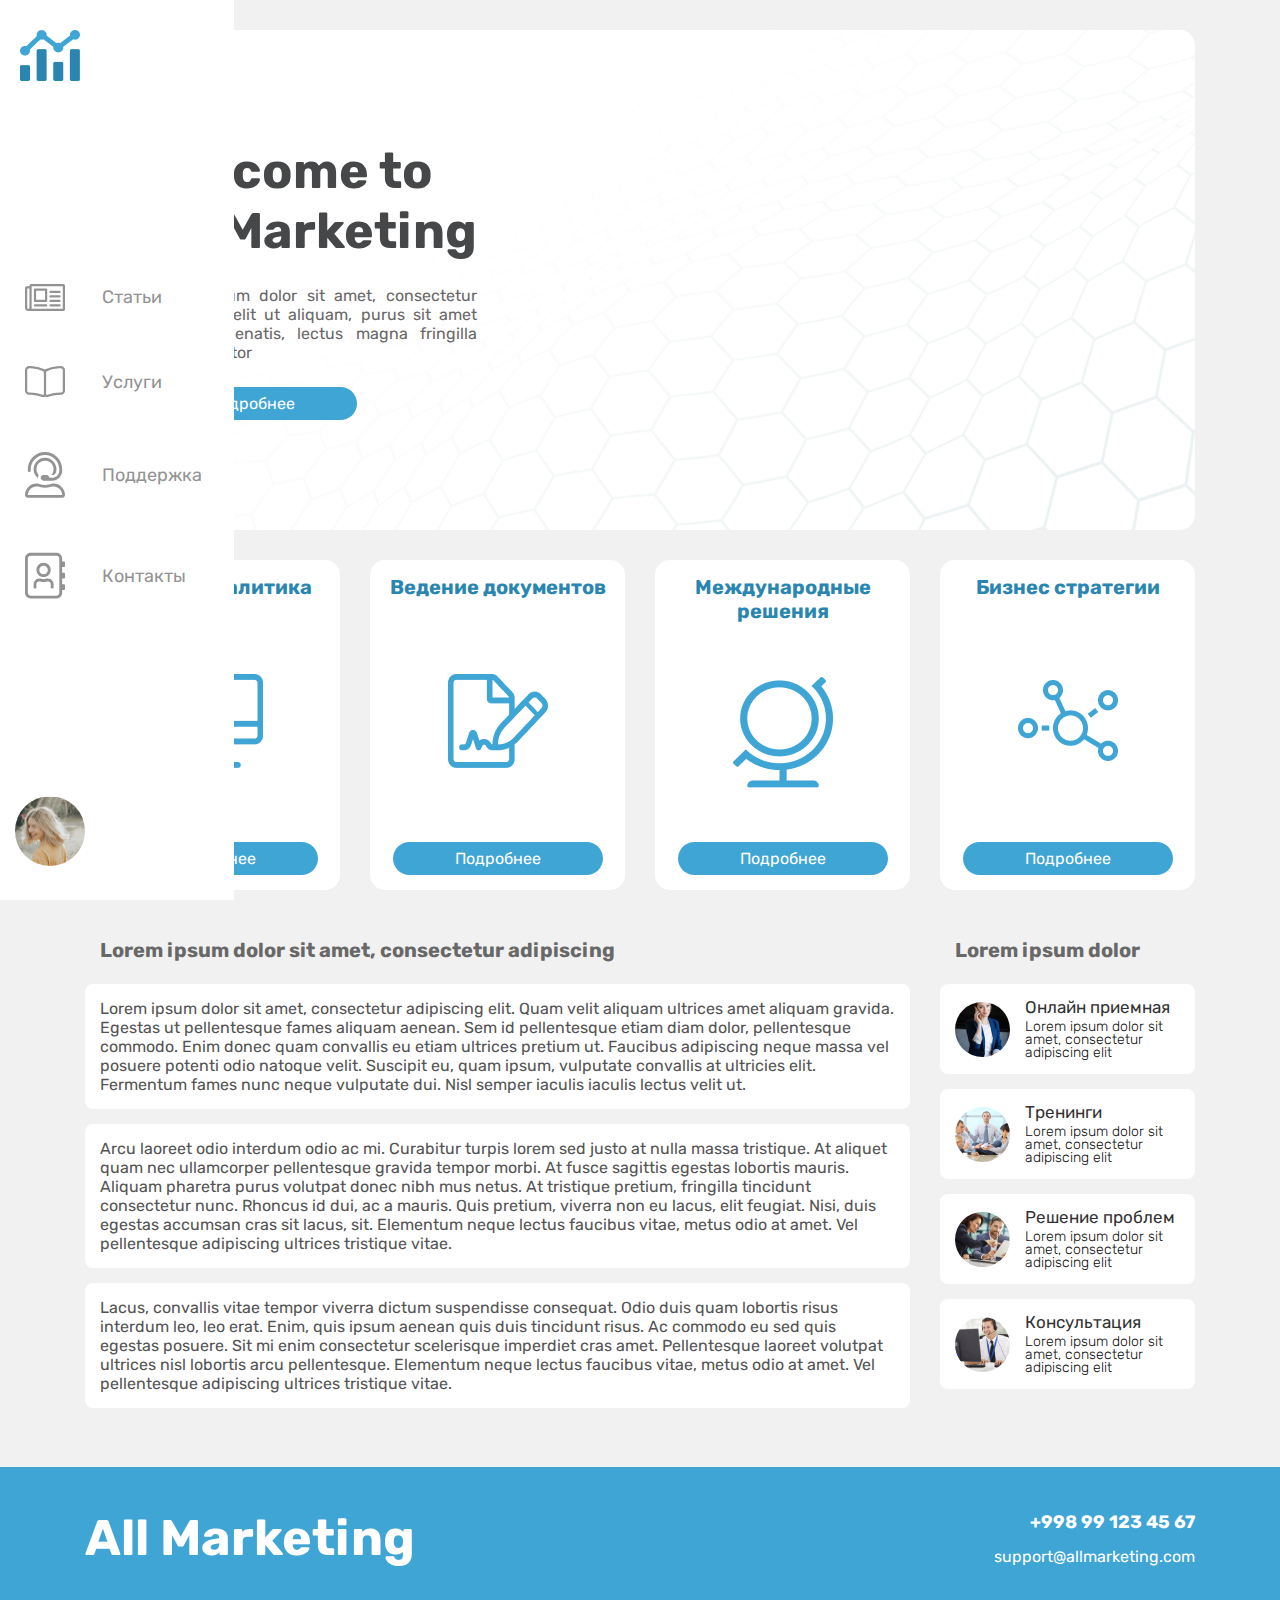
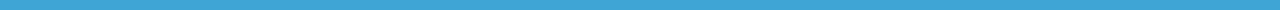
<file: All Marketings/index.html>
<!DOCTYPE html>
<html lang="en">
<head>
  <meta charset="UTF-8">
  <meta http-equiv="X-UA-Compatible" content="IE=edge">
  <meta name="viewport" content="width=device-width, initial-scale=1.0">
  <title>Document</title>
  <link rel="stylesheet" href="css/main.css">
</head>
<body>
  
  <div class="navbar">
    <a href="#!" class="navbar__logo">
      <img src="images/logo.png" alt="">
    </a>
    
    <ul class="navbar__list">
      <li><a href="#!">
        <svg width="40" height="27" viewBox="0 0 40 27" xmlns="http://www.w3.org/2000/svg">
          <path d="M38.3333 0H6.11111C5.19208 0 4.44444 0.757055 4.44444 1.6875V2.25H1.66667C0.746181 2.25 0 3.00551 0 3.9375V23.625C0 25.489 1.49236 27 3.33333 27H38.3333C39.2523 27 40 26.2429 40 25.3125V1.6875C40 0.757055 39.2523 0 38.3333 0ZM2.22222 23.625V4.5H4.44444V23.625C4.44444 24.2453 3.94597 24.75 3.33333 24.75C2.72069 24.75 2.22222 24.2453 2.22222 23.625ZM37.7778 24.75H6.47625C6.60248 24.3887 6.66688 24.0082 6.66667 23.625V2.25H37.7778V24.75ZM9.72222 18H21.3889C21.8491 18 22.2222 17.6222 22.2222 17.1562V5.34375C22.2222 4.87779 21.8491 4.5 21.3889 4.5H9.72222C9.26201 4.5 8.88889 4.87779 8.88889 5.34375V17.1562C8.88889 17.6222 9.26201 18 9.72222 18ZM11.1111 6.75H20V15.75H11.1111V6.75ZM8.88889 21.6562V21.0938C8.88889 20.6278 9.26201 20.25 9.72222 20.25H21.3889C21.8491 20.25 22.2222 20.6278 22.2222 21.0938V21.6562C22.2222 22.1222 21.8491 22.5 21.3889 22.5H9.72222C9.26201 22.5 8.88889 22.1222 8.88889 21.6562ZM24.4444 21.6562V21.0938C24.4444 20.6278 24.8176 20.25 25.2778 20.25H34.7222C35.1824 20.25 35.5556 20.6278 35.5556 21.0938V21.6562C35.5556 22.1222 35.1824 22.5 34.7222 22.5H25.2778C24.8176 22.5 24.4444 22.1222 24.4444 21.6562ZM24.4444 17.1562V16.5938C24.4444 16.1278 24.8176 15.75 25.2778 15.75H34.7222C35.1824 15.75 35.5556 16.1278 35.5556 16.5938V17.1562C35.5556 17.6222 35.1824 18 34.7222 18H25.2778C24.8176 18 24.4444 17.6222 24.4444 17.1562ZM24.4444 8.15625V7.59375C24.4444 7.12779 24.8176 6.75 25.2778 6.75H34.7222C35.1824 6.75 35.5556 7.12779 35.5556 7.59375V8.15625C35.5556 8.62221 35.1824 9 34.7222 9H25.2778C24.8176 9 24.4444 8.62221 24.4444 8.15625ZM24.4444 12.6562V12.0938C24.4444 11.6278 24.8176 11.25 25.2778 11.25H34.7222C35.1824 11.25 35.5556 11.6278 35.5556 12.0938V12.6562C35.5556 13.1222 35.1824 13.5 34.7222 13.5H25.2778C24.8176 13.5 24.4444 13.1222 24.4444 12.6562Z"/>
        </svg>
        <span>Статьи</span>
      </a></li>
      <li><a href="#!">
        <svg width="40" height="32" viewBox="0 0 40 32" xmlns="http://www.w3.org/2000/svg">
          <path d="M35.7576 0H35.7465C34.0743 0.00833333 25.6944 0.613194 20.4993 3.33958C20.2181 3.4868 19.7819 3.4868 19.5007 3.33958C14.3049 0.613194 5.925 0.00833333 4.25347 0H4.24236C1.90278 0 0 1.83819 0 4.09791V24.7021C0 26.8833 1.76458 28.6798 4.01736 28.7923C6.43195 28.9146 12.4917 29.3659 16.6486 30.9014C17.0146 31.0368 17.3875 31.1111 17.7771 31.1111H22.2215C22.6118 31.1111 22.9847 31.0361 23.3507 30.9014C27.5083 29.3659 33.5674 28.9146 35.984 28.7923C38.2347 28.6798 39.9993 26.884 39.9993 24.7028V4.09791C40 1.83819 38.0972 0 35.7576 0ZM18.8889 27.8472C18.8889 28.4451 18.3931 28.8979 17.8292 28.8979C17.7063 28.8979 17.5799 28.8764 17.4549 28.8298C13.1181 27.218 7.10833 26.7236 4.12778 26.5722C3.05903 26.5187 2.22222 25.6972 2.22222 24.7021V4.09791C2.22222 3.06389 3.12917 2.22291 4.24236 2.22291C5.58125 2.22986 12.7465 2.73541 17.584 4.88194C18.366 5.22916 18.8785 5.97569 18.8799 6.81527L18.8889 13.7819V27.8472ZM37.7778 24.7021C37.7778 25.6972 36.941 26.5187 35.8715 26.5722C32.891 26.7236 26.8813 27.218 22.5444 28.8298C22.4194 28.8764 22.2931 28.8979 22.1701 28.8979C21.6069 28.8979 21.1104 28.4451 21.1104 27.8472V13.7819L21.1194 6.81527C21.1201 5.97569 21.6333 5.22916 22.4153 4.88194C27.2528 2.73541 34.4181 2.22986 35.757 2.22291C36.8701 2.22291 37.7771 3.06389 37.7771 4.09791V24.7021H37.7778Z"/>
        </svg>
        <span>Услуги</span>
      </a></li>
      <li><a href="#!">
        <svg width="40" height="46" viewBox="0 0 40 46" xmlns="http://www.w3.org/2000/svg">
          <path d="M28.5714 31.5384H28.1518C27.0661 31.5384 26.0089 31.7974 24.9821 32.1456C21.75 33.242 18.2465 33.242 15.0143 32.1456C13.9893 31.7974 12.9348 31.5402 11.8518 31.5402H11.4286C8.39784 31.5402 5.4912 32.7441 3.34798 34.8869C1.20476 37.0298 0.000473553 39.9363 0 42.967C0 43.7248 0.30102 44.4515 0.836838 44.9873C1.37266 45.5231 2.09938 45.8242 2.85714 45.8242H37.1429C37.9006 45.8242 38.6273 45.5231 39.1632 44.9873C39.699 44.4515 40 43.7248 40 42.967C40 39.936 38.7959 37.0291 36.6526 34.8858C34.5094 32.7425 31.6025 31.5384 28.5714 31.5384ZM2.85714 42.967C2.85951 40.6945 3.76332 38.5157 5.37027 36.9087C6.97721 35.3018 9.15601 34.3979 11.4286 34.3956H11.8518C12.4696 34.3956 13.1839 34.5402 14.0982 34.85C17.9245 36.1477 22.0719 36.1477 25.8982 34.85C26.8188 34.5384 27.5348 34.3938 28.1518 34.3938H28.5714C30.844 34.3962 33.0228 35.3 34.6297 36.9069C36.2367 38.5139 37.1405 40.6927 37.1429 42.9652L2.85714 42.967ZM4.28571 20.1099C4.6646 20.1099 5.02796 19.9594 5.29587 19.6914C5.56378 19.4235 5.71429 19.0602 5.71429 18.6813V17.2527C5.71429 9.37594 12.1232 2.96701 20 2.96701C27.8768 2.96701 34.2857 9.37594 34.2857 17.2527V18.6813C34.2836 20.575 33.5304 22.3906 32.1913 23.7297C30.8522 25.0688 29.0366 25.822 27.1429 25.8242H24.2857C24.2857 25.0664 23.9847 24.3397 23.4489 23.8038C22.9131 23.268 22.1863 22.967 21.4286 22.967H18.5714C17.8137 22.967 17.0869 23.268 16.5511 23.8038C16.0153 24.3397 15.7143 25.0664 15.7143 25.8242C15.7143 26.5819 16.0153 27.3086 16.5511 27.8445C17.0869 28.3803 17.8137 28.6813 18.5714 28.6813H27.1429C29.794 28.678 32.3356 27.6234 34.2103 25.7487C36.0849 23.8741 37.1395 21.3324 37.1429 18.6813V17.2527C37.1429 7.79915 29.4536 0.109863 20 0.109863C10.5464 0.109863 2.85714 7.79915 2.85714 17.2527V18.6813C2.85714 19.0602 3.00765 19.4235 3.27556 19.6914C3.54347 19.9594 3.90683 20.1099 4.28571 20.1099ZM20 8.68129C21.6553 8.67391 23.2771 9.14817 24.6676 10.0463C26.0582 10.9444 27.1575 12.2276 27.8316 13.7395C28.5057 15.2514 28.7254 16.9267 28.4641 18.5613C28.2028 20.1959 27.4717 21.7192 26.3598 22.9456C26.3598 22.9536 26.3714 22.959 26.3759 22.967H27.1429C27.8678 22.9654 28.5803 22.7796 29.2137 22.4269C29.847 22.0742 30.3803 21.5663 30.7634 20.9509C31.1607 19.7849 31.4286 18.5545 31.4286 17.2527C31.4286 14.2217 30.2245 11.3148 28.0812 9.1715C25.9379 7.02823 23.031 5.82415 20 5.82415C16.969 5.82415 14.0621 7.02823 11.9188 9.1715C9.77551 11.3148 8.57143 14.2217 8.57143 17.2527C8.57143 20.8617 10.2768 24.0384 12.8884 26.134C12.883 26.0295 12.8571 25.9304 12.8571 25.8242C12.8636 24.8177 13.1388 23.8313 13.6545 22.967C12.5369 21.7421 11.8004 20.2182 11.5349 18.5815C11.2694 16.9448 11.4865 15.2662 12.1596 13.7508C12.8327 12.2355 13.9326 10.9491 15.325 10.0488C16.7174 9.14846 18.3419 8.67327 20 8.68129Z" />
        </svg>
        <span>Поддержка</span> 
      </a></li>
      <li><a href="#!">
        <svg width="40" height="47" viewBox="0 0 40 47" xmlns="http://www.w3.org/2000/svg">
          <path d="M38.9286 15.1058C39.5179 15.1058 40 14.6236 40 14.0344V10.4629C40 9.87364 39.5179 9.3915 38.9286 9.3915H37.1429V6.53436C37.1429 3.38257 34.5804 0.820068 31.4286 0.820068H5.71429C2.5625 0.820068 0 3.38257 0 6.53436V40.8201C0 43.9719 2.5625 46.5344 5.71429 46.5344H31.4286C34.5804 46.5344 37.1429 43.9719 37.1429 40.8201V37.9629H38.9286C39.5179 37.9629 40 37.4808 40 36.8915V33.3201C40 32.7308 39.5179 32.2486 38.9286 32.2486H37.1429V26.5344H38.9286C39.5179 26.5344 40 26.0522 40 25.4629V21.8915C40 21.3022 39.5179 20.8201 38.9286 20.8201H37.1429V15.1058H38.9286ZM34.2857 40.8201C34.2857 42.3915 33 43.6772 31.4286 43.6772H5.71429C4.14286 43.6772 2.85714 42.3915 2.85714 40.8201V6.53436C2.85714 4.96293 4.14286 3.67721 5.71429 3.67721H31.4286C33 3.67721 34.2857 4.96293 34.2857 6.53436V40.8201ZM18.5714 25.1058C22.5179 25.1058 25.7143 21.9094 25.7143 17.9629C25.7143 14.0165 22.5179 10.8201 18.5714 10.8201C14.625 10.8201 11.4286 14.0165 11.4286 17.9629C11.4286 21.9094 14.625 25.1058 18.5714 25.1058ZM18.5714 13.6772C20.9375 13.6772 22.8571 15.5969 22.8571 17.9629C22.8571 20.329 20.9375 22.2486 18.5714 22.2486C16.2054 22.2486 14.2857 20.329 14.2857 17.9629C14.2857 15.5969 16.2054 13.6772 18.5714 13.6772ZM22.75 26.5344C21.0089 26.5344 20.5714 27.1594 18.5714 27.1594C16.5714 27.1594 16.1339 26.5344 14.3929 26.5344C12.5 26.5344 10.6607 27.3736 9.58929 28.9808C8.94643 29.9361 8.57143 31.0879 8.57143 32.329V35.8201C8.57143 36.2129 8.89286 36.5344 9.28571 36.5344H10.7143C11.1071 36.5344 11.4286 36.2129 11.4286 35.8201V32.329C11.4286 31.704 11.6161 31.0969 11.9643 30.579C12.4643 29.8379 13.375 29.4004 14.4018 29.4004C15.5089 29.4004 16.2589 30.0254 18.5804 30.0254C20.8929 30.0254 21.6429 29.4004 22.7589 29.4004C23.7857 29.4004 24.6964 29.8469 25.1964 30.579C25.5446 31.0969 25.7321 31.704 25.7321 32.329V35.8201C25.7321 36.2129 26.0536 36.5344 26.4464 36.5344H27.875C28.2679 36.5344 28.5893 36.2129 28.5893 35.8201V32.329C28.5893 31.0879 28.2143 29.9361 27.5714 28.9808C26.4732 27.3736 24.6339 26.5344 22.75 26.5344Z" />
        </svg>
        <span>Контакты</span>
      </a></li>
    </ul>
    
    <a href="#!" class="navbar__user">
      <img src="images/ava.png" alt="">
    </a>
  </div>
  
  <div class="header">
    <div class="header__text">
      <h1>Welcome to All Marketing</h1>
      <p>Lorem ipsum dolor sit amet, consectetur adipiscing elit ut aliquam, purus sit amet luctus venenatis, lectus magna fringilla urna, porttitor</p>
      <a href="#!">Подробнее</a>
    </div>
  </div>
  
  <div class="goods">
    <div class="goods__card">
      <h3>Мощная аналитика</h3>
      <img src="images/Vector-0.png" alt="">
      <a href="#!">Подробнее</a>
    </div>
    <div class="goods__card">
      <h3>Ведение документов</h3>
      <img src="images/Vector-1.png" alt="">
      <a href="#!">Подробнее</a>
    </div>
    <div class="goods__card">
      <h3>Международные решения</h3>
      <img src="images/Vector-2.png" alt="">
      <a href="#!">Подробнее</a>
    </div>
    <div class="goods__card">
      <h3>Бизнес стратегии</h3>
      <img src="images/Vector-3.png" alt="">
      <a href="#!">Подробнее</a>
    </div>
  </div>
  
  <div class="news">
    <div class="news__info">
      <h2>Lorem ipsum dolor sit amet, consectetur adipiscing</h2>
      <p class="news__info--text">Lorem ipsum dolor sit amet, consectetur adipiscing elit. Quam velit aliquam ultrices amet aliquam gravida. Egestas ut pellentesque fames aliquam aenean. Sem id pellentesque etiam diam dolor, pellentesque commodo. Enim donec quam convallis eu etiam ultrices pretium ut. Faucibus adipiscing neque massa vel posuere potenti odio natoque velit. Suscipit eu, quam ipsum, vulputate convallis at ultricies elit. Fermentum fames nunc neque vulputate dui. Nisl semper iaculis iaculis lectus velit ut.</p>
      <p class="news__info--text">Arcu laoreet odio interdum odio ac mi. Curabitur turpis lorem sed justo at nulla massa tristique. At aliquet quam nec ullamcorper pellentesque gravida tempor morbi. At fusce sagittis egestas lobortis mauris. Aliquam pharetra purus volutpat donec nibh mus netus. At tristique pretium, fringilla tincidunt consectetur nunc. Rhoncus id dui, ac a mauris. Quis pretium, viverra non eu lacus, elit feugiat. Nisi, duis egestas accumsan cras sit lacus, sit. Elementum neque lectus faucibus vitae, metus odio at amet. Vel pellentesque adipiscing ultrices tristique vitae.</p>
      <p class="news__info--text">Lacus, convallis vitae tempor viverra dictum suspendisse consequat. Odio duis quam lobortis risus interdum leo, leo erat. Enim, quis ipsum aenean quis duis tincidunt risus. Ac commodo eu sed quis egestas posuere. Sit mi enim consectetur scelerisque imperdiet cras amet. Pellentesque laoreet volutpat ultrices nisl lobortis arcu pellentesque. Elementum neque lectus faucibus vitae, metus odio at amet. Vel pellentesque adipiscing ultrices tristique vitae.</p>
    </div>
    <div class="news__items">
      <h2>Lorem ipsum dolor </h2>
      <div class="item">
        <img src="images/item1.png" alt="">
        <div class="item__text">
          <h3>Онлайн приемная</h3>
          <p>Lorem ipsum dolor sit amet, consectetur adipiscing elit</p>
        </div>
      </div>
      <div class="item">
        <img src="images/item2.png" alt="">
        <div class="item__text">
          <h3>Тренинги</h3>
          <p>Lorem ipsum dolor sit amet, consectetur adipiscing elit</p>
        </div>
      </div>
      <div class="item">
        <img src="images/item3.png" alt="">
        <div class="item__text">
          <h3>Решение проблем</h3>
          <p>Lorem ipsum dolor sit amet, consectetur adipiscing elit</p>
        </div>
      </div>
      <div class="item">
        <img src="images/item4.png" alt="">
        <div class="item__text">
          <h3>Консультация</h3>
          <p>Lorem ipsum dolor sit amet, consectetur adipiscing elit</p>
        </div>
      </div>
    </div>
  </div>
  
  <div class="footer">
    <div class="footer__center">
      <a href="#!" class="footer__center--logo">All Marketing</a>
      
      <div class="footer__center--text">
        <a href="#!" class="phone">+998 99 123 45 67</a>
        <a href="#!" class="email">support@allmarketing.com</a>
      </div>
    </div>
  </div>
  
  
</body>
</html>
</file>
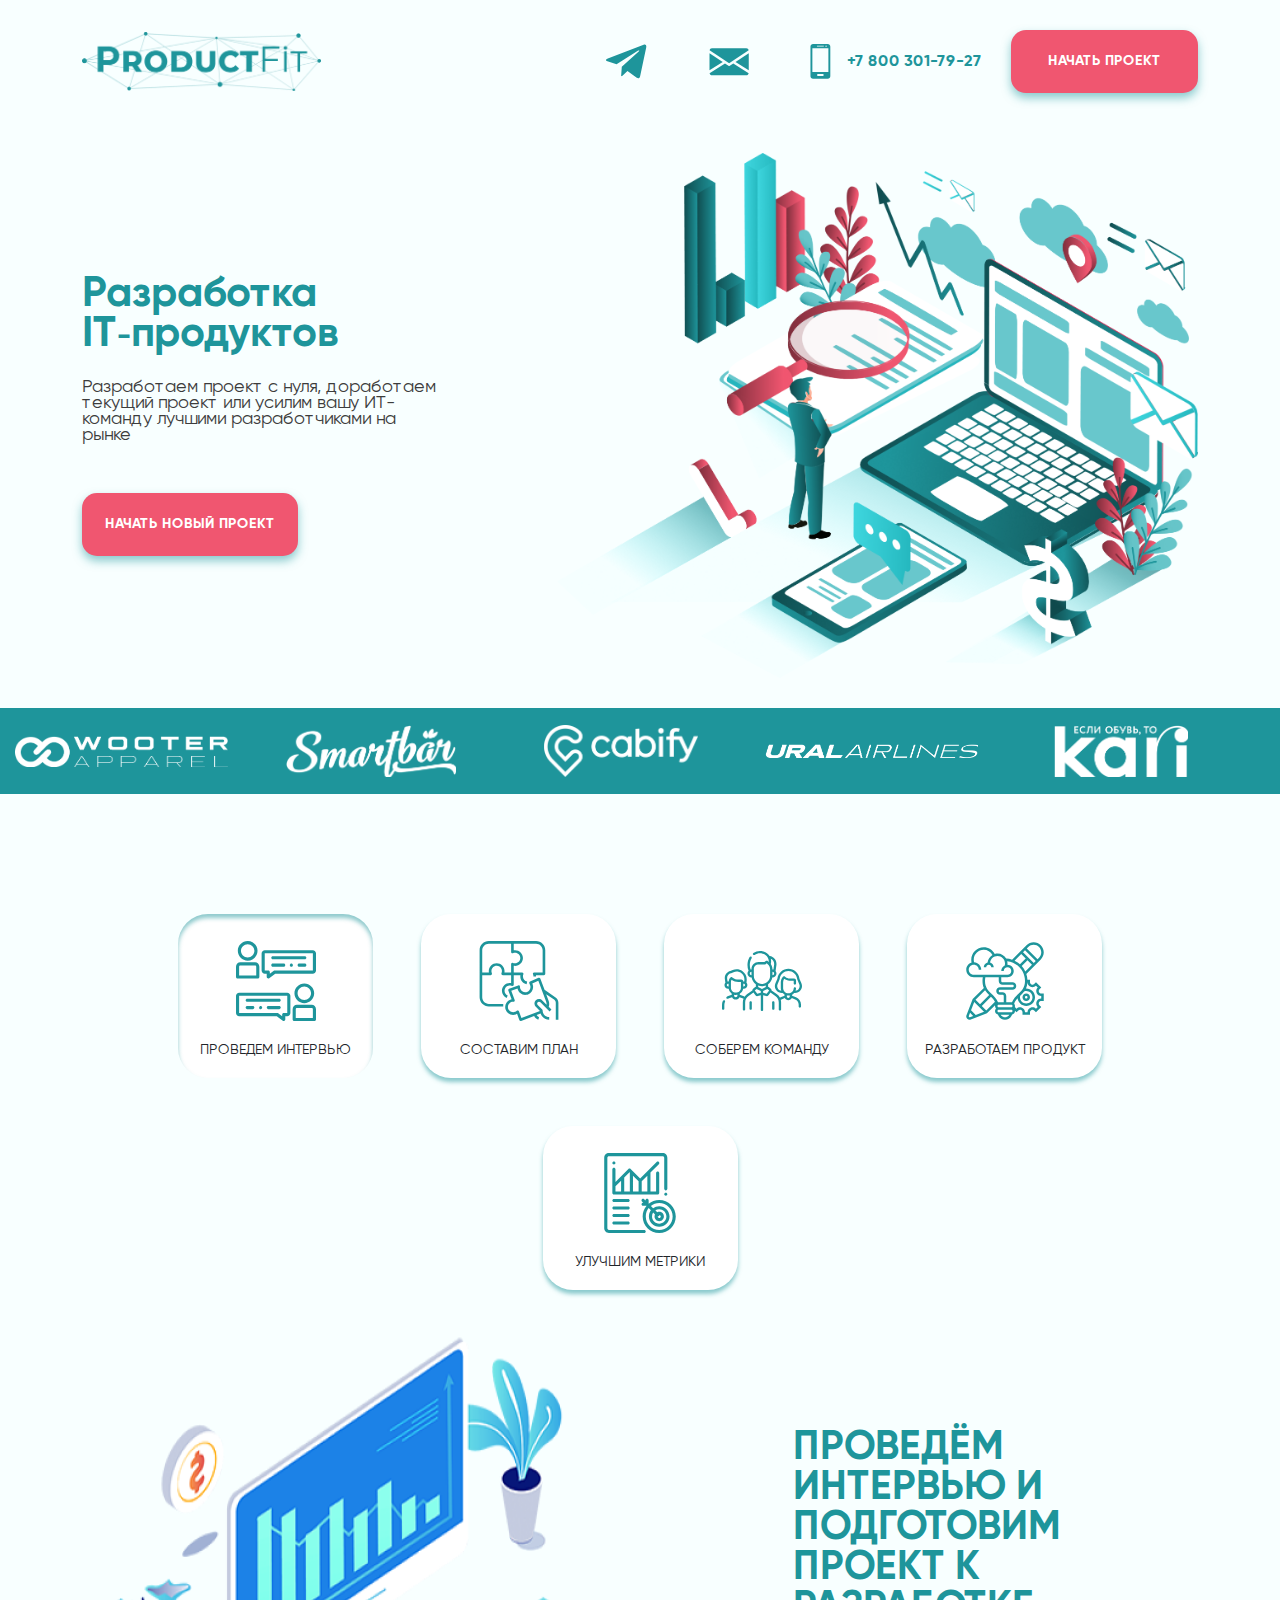
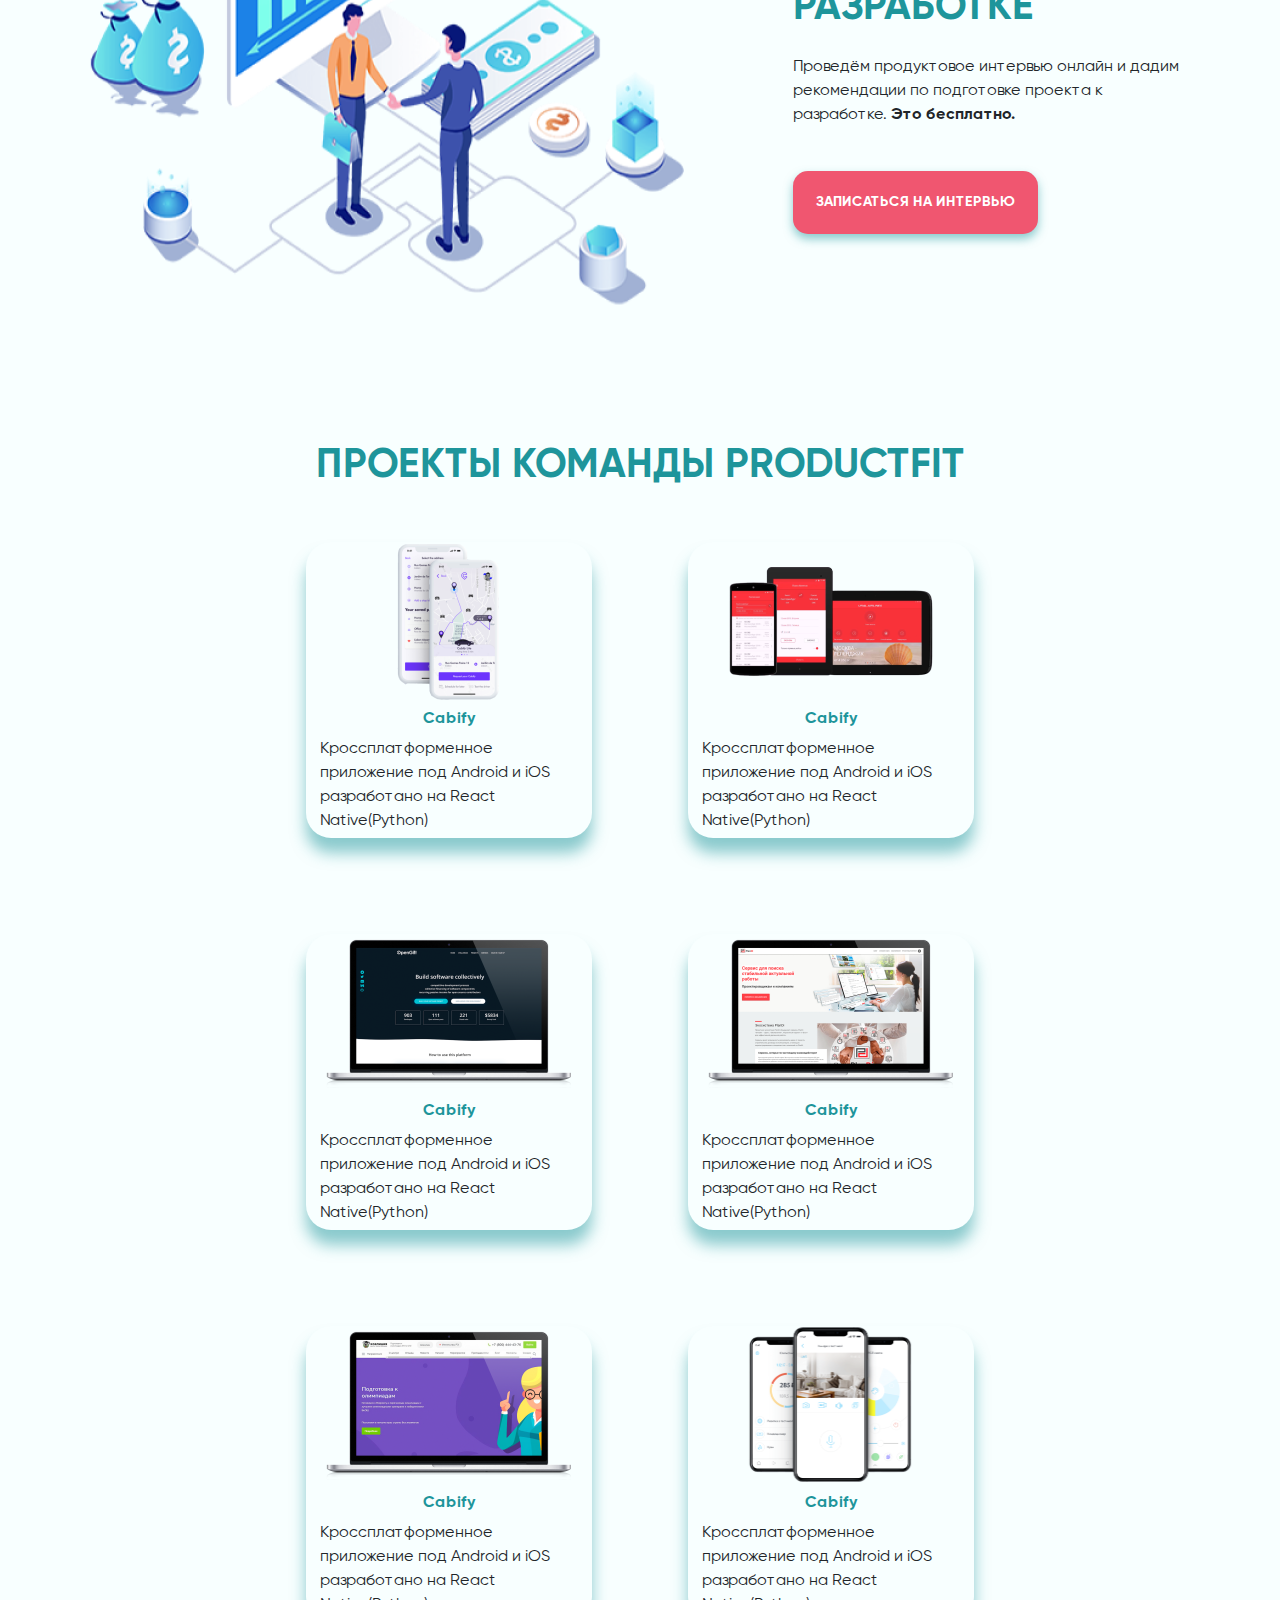
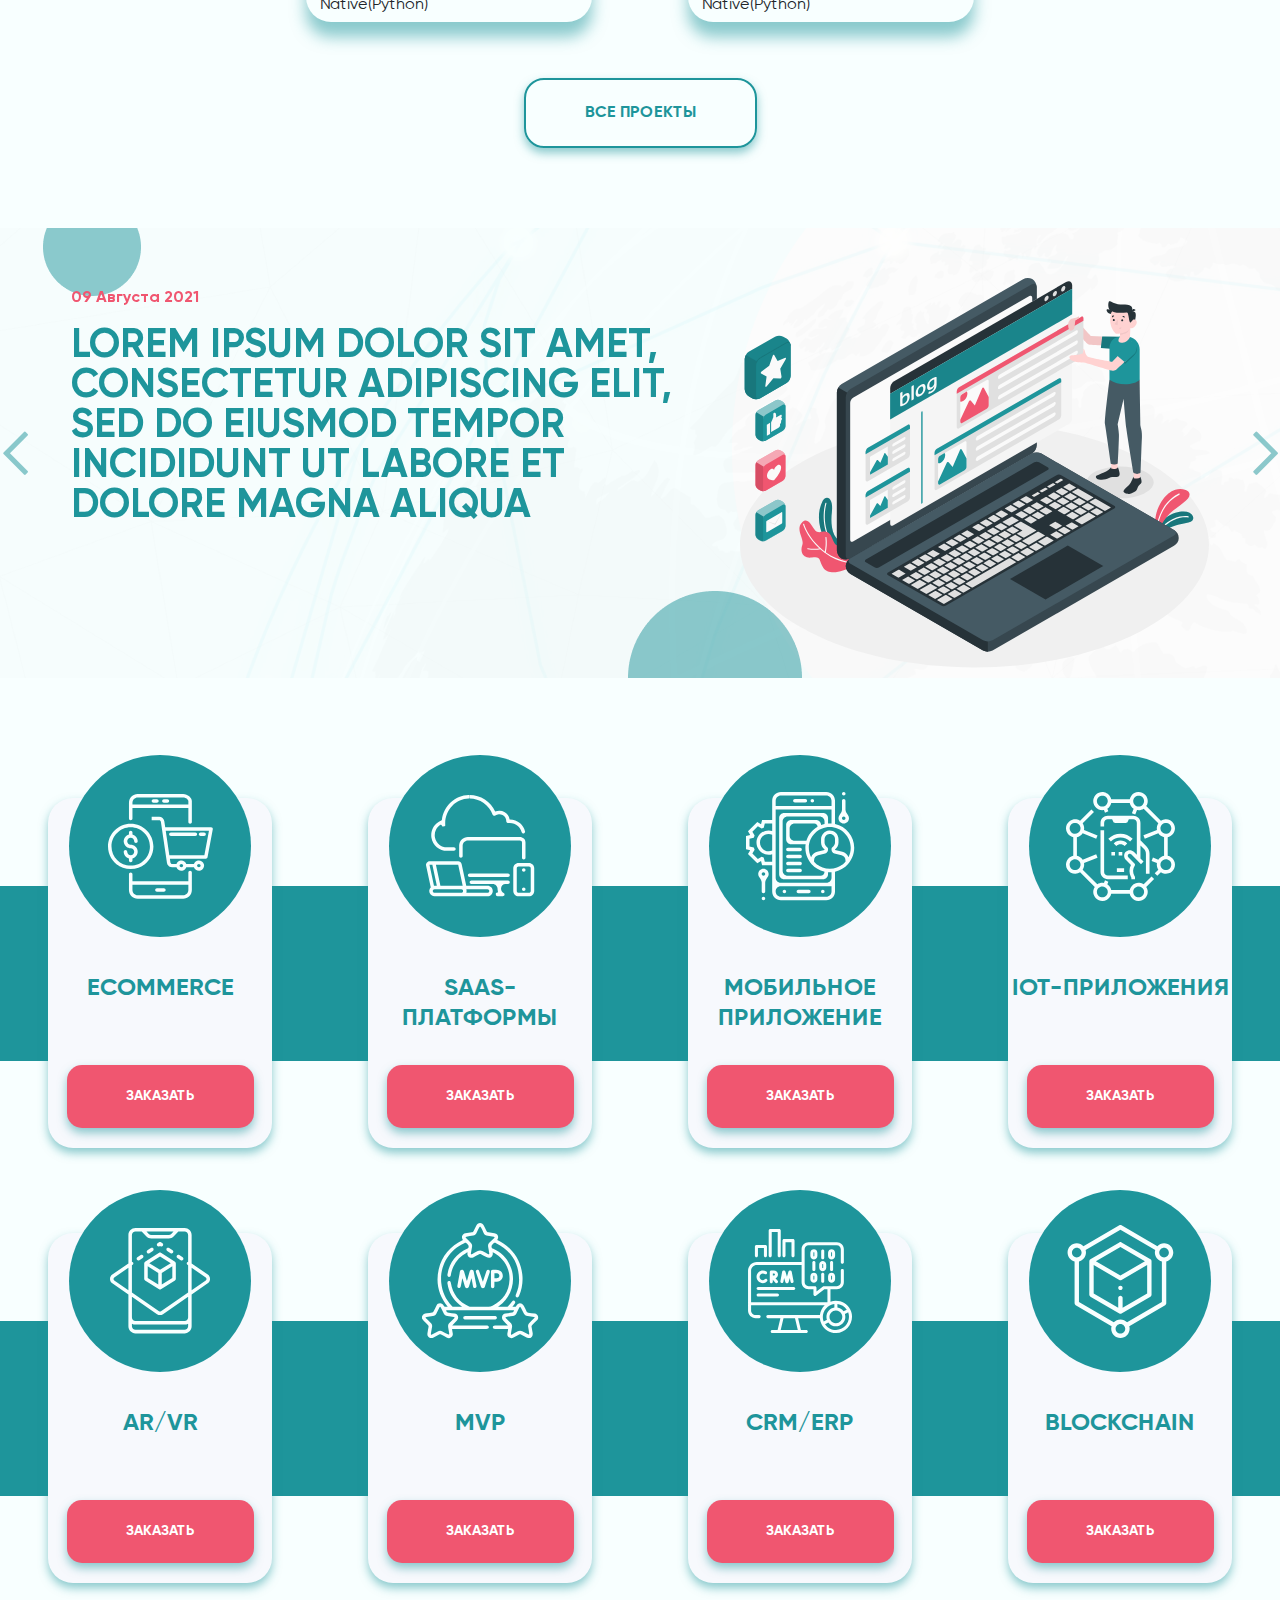
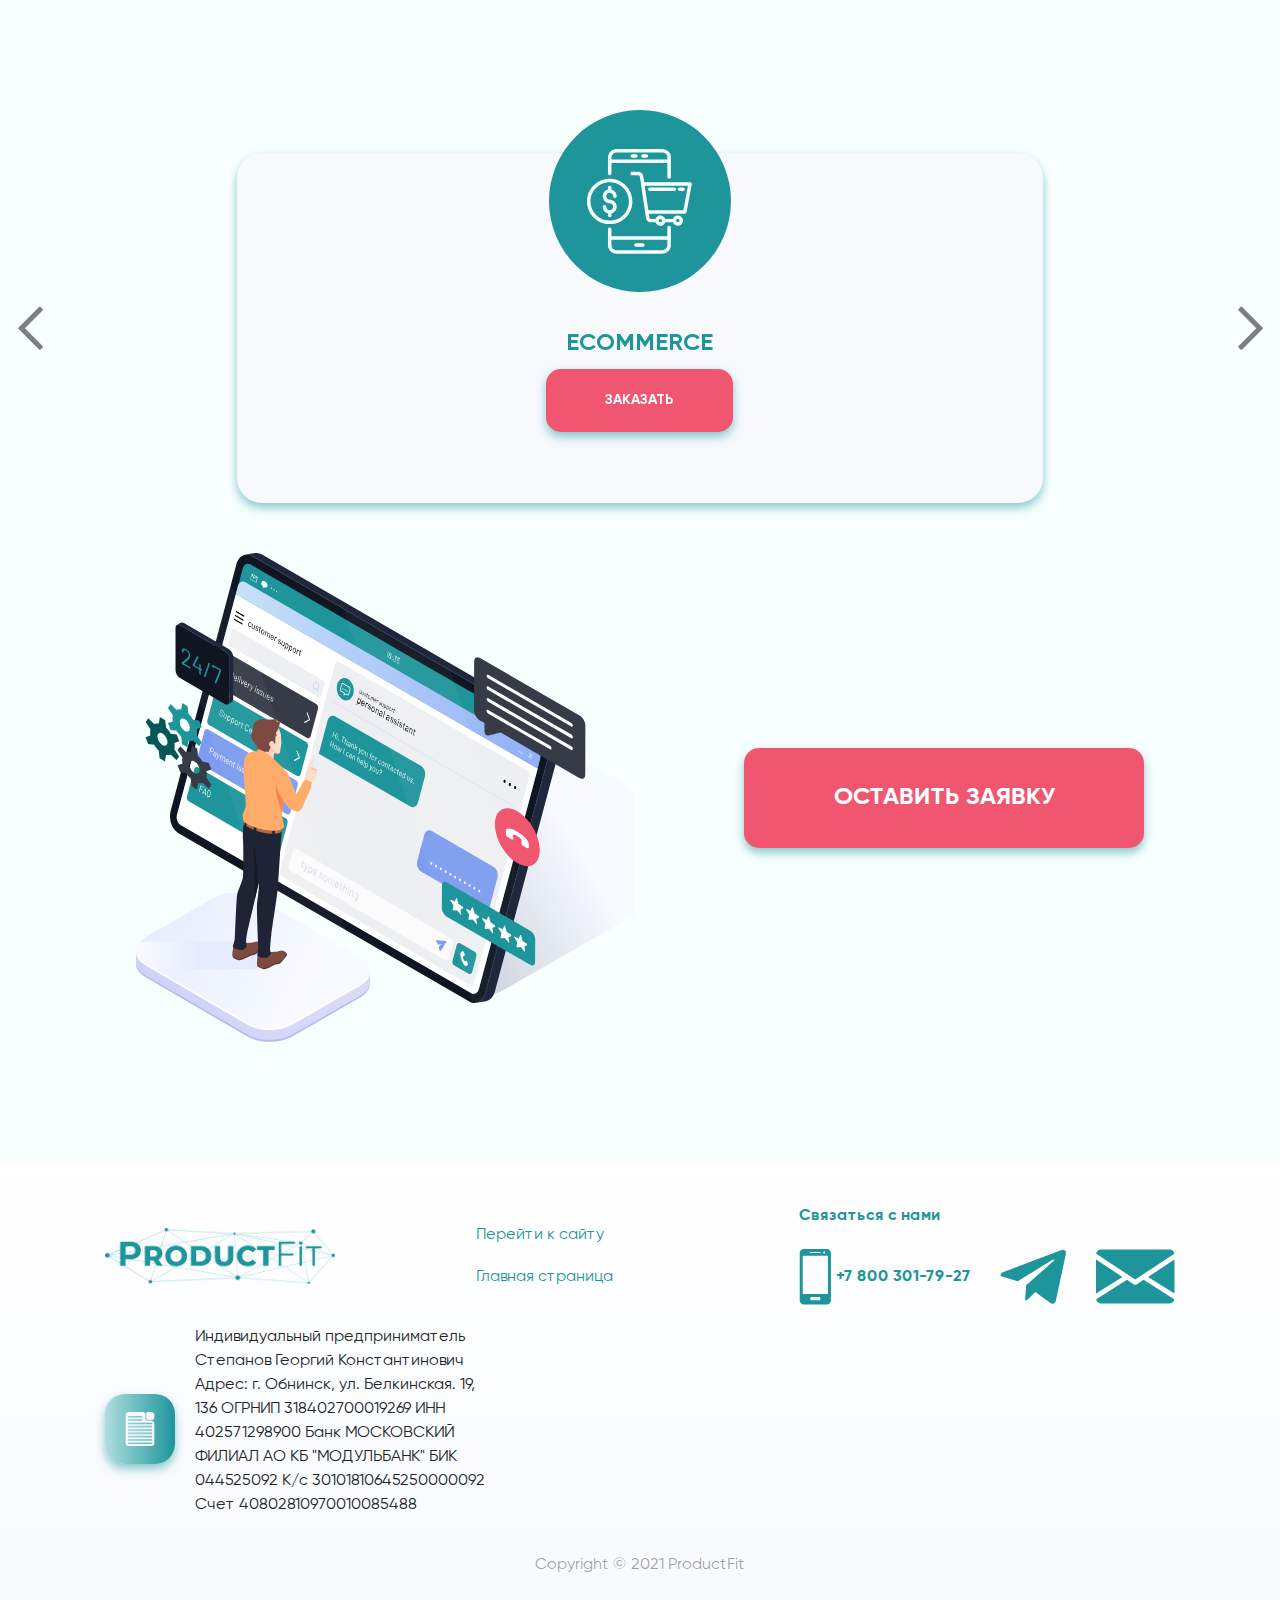
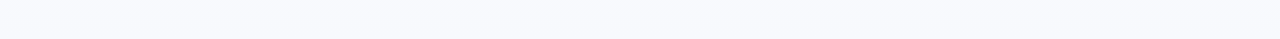
<file: ProductFit/index.html>
<!DOCTYPE html>
<html lang="en">
<head>
  <meta charset="UTF-8">
  <meta http-equiv="X-UA-Compatible" content="IE=edge">
  <meta name="viewport" content="width=device-width, initial-scale=1.0">
  <title>ProductFit</title>
  <link rel="stylesheet" href="css/bootstrap.css">
  <link rel="stylesheet" href="css/main.css">
</head>
<body>
  
  <!-- navbar -->
  <nav class="navbar navbar-expand-lg">
    <div class="container">
      <a href="#!" class="navbar-brand">
        <img src="images/logo.png" alt="">
      </a>
      
      <button class="navbar-toggler" type="button" data-bs-target="#menu" data-bs-toggle="collapse">
        <span></span>
      </button>
      
      <div class="collapse navbar-collapse" id="menu">
        <div class="navbar-list ms-auto d-flex align-items-center flex-lg-row flex-column-reverse">
          <div class="d-flex">
            <a href="#!" class="contacts"><img title="Telegram" src="images/icons/telegramm.svg" alt=""></a>
            <a href="#!" class="contacts"><img src="images/icons/email.svg" alt=""></a>
          </div>
          <a href="#!" class="contacts">
            <img src="images/icons/phone.svg" alt="">
            <span>+7 800 301-79-27</span>
          </a>
          <a href="#!" class="btn-red">НАЧАТЬ ПРОЕКТ</a>
        </div>
      </div>
    </div>
  </nav>
  <!-- navbar end -->
  
  <!-- header -->
  <header class="header">
    <div class="container-md">
      <div class="row justify-content-between">
        <div class="col-lg-4 col-md-5 header__content d-flex flex-column justify-content-center align-items-md-start align-items-center text-md-start text-center position-relative">
          <h1>Разработка IT‑продуктов</h1>
          <p>Разработаем проект с нуля, доработаем текущий проект или усилим вашу ИТ-команду лучшими разработчиками на рынке</p>
          <a href="#!" class="btn-red">НАЧАТЬ НОВЫЙ ПРОЕКТ</a>
        </div>
        <div class="col-md-7 header__img">
          <img src="images/bg.png" alt="">
        </div>
      </div>
    </div>
  </header>
  <!-- header end -->
  
  <!-- brands -->
  <div class="brands">
    <div class="brands__content">
        <a href="#!"><img src="images/partners/item1.png" alt=""></a>
        <a href="#!"><img src="images/partners/item2.png" alt=""></a>
        <a href="#!"><img src="images/partners/item3.png" alt=""></a>
        <a href="#!"><img src="images/partners/item4.png" alt=""></a>
        <a href="#!"><img src="images/partners/item5.png" alt=""></a>
    </div>
  </div>
  <!-- brands end -->
  
  <!-- tabs -->
  <div class="tabs">
    <div class="container">
        <div class="nav" id="nav-tab" role="tablist">
          <a class="active" id="nav-home-tab" data-bs-toggle="tab" href="#interview">
            <div class="tab__card">
              <div class="tab__card-img">
                <img src="images/uslugi/inter.svg" alt="">
              </div>
              <div class="tab__card-text">
                <h6>ПРОВЕДЕМ ИНТЕРВЬЮ</h6>
              </div>
            </div>
          </a>
          <a class="" id="nav-home-tab" data-bs-toggle="tab" href="#plan">
            <div class="tab__card">
              <div class="tab__card-img">
                <img src="images/uslugi/puzzle.svg" alt="">
              </div>
              <div class="tab__card-text">
                <h6>СОСТАВИМ ПЛАН</h6>
              </div>
            </div>
          </a>
          <a class="" id="nav-home-tab" data-bs-toggle="tab" href="#team">
            <div class="tab__card">
              <div class="tab__card-img">
                <img src="images/uslugi/team.svg" alt="">
              </div>
              <div class="tab__card-text">
                <h6>СОБЕРЕМ КОМАНДУ</h6>
              </div>
            </div>
          </a>
          <a class="" id="nav-profile-tab" data-bs-toggle="tab" href="#product">
            <div class="tab__card">
              <div class="tab__card-img">
                <img src="images/uslugi/idea.svg" alt="">
              </div>
              <div class="tab__card-text">
                <h6>РАЗРАБОТАЕМ ПРОДУКТ</h6>
              </div>
            </div>
          </a>
          <a class="" id="nav-contact-tab" data-bs-toggle="tab" href="#development">
            <div class="tab__card">
              <div class="tab__card-img">
                <img src="images/uslugi/development.svg" alt="">
              </div>
              <div class="tab__card-text">
                <h6>УЛУЧШИМ МЕТРИКИ</h6>
              </div>
            </div>
          </a>
        </div>
      <div class="tab-content" id="nav-tabContent">
        <div class="tab-pane fade show active" id="interview">
          <div class="pane__cards">
            <img src="images/pane-img.png" alt="">
            <div class="pane__cards-content">
              <h4 class="headline">Проведём интервью и подготовим проект к разработке</h4>
              <p>Проведём продуктовое интервью онлайн
                 и дадим рекомендации по подготовке проекта
                 к разработке. <span> Это бесплатно.</span></p>
              <a href="#!" class="btn-red">Записаться на интервью</a>  
            </div>
          </div>
        </div>
        <div class="tab-pane fade" id="plan">
          <div class="pane__cards">
            <img src="images/pane-img.png" alt="">
            <div class="pane__cards-content">
              <h4 class="headline">Составим План</h4>
              <p>Проведём продуктовое интервью онлайн
                 и дадим рекомендации по подготовке проекта
                 к разработке. <span> Это бесплатно.</span></p>
              <a href="#!" class="btn-red">Записать План</a>  
            </div>
          </div>
        </div>
        <div class="tab-pane fade" id="team">
          <div class="pane__cards">
            <img src="images/pane-img.png" alt="">
            <div class="pane__cards-content">
              <h4 class="headline">Проведём интервью и подготовим проект к разработке</h4>
              <p>Проведём продуктовое интервью онлайн
                 и дадим рекомендации по подготовке проекта
                 к разработке. <span> Это бесплатно.</span></p>
              <a href="#!" class="btn-red">Записаться на интервью</a>  
            </div>
          </div>
        </div>
        <div class="tab-pane fade" id="product">
          <div class="pane__cards">
            <img src="images/pane-img.png" alt="">
            <div class="pane__cards-content">
              <h4 class="headline">Проведём интервью и подготовим проект к разработке</h4>
              <p>Проведём продуктовое интервью онлайн
                 и дадим рекомендации по подготовке проекта
                 к разработке. <span> Это бесплатно.</span></p>
              <a href="#!" class="btn-red">Записаться на интервью</a>  
            </div>
          </div>
        </div>
        <div class="tab-pane fade" id="development">
          <div class="pane__cards">
            <img src="images/pane-img.png" alt="">
            <div class="pane__cards-content">
              <h4 class="headline">Проведём интервью и подготовим проект к разработке</h4>
              <p>Проведём продуктовое интервью онлайн
                 и дадим рекомендации по подготовке проекта
                 к разработке. <span> Это бесплатно.</span></p>
              <a href="#!" class="btn-red">Записаться на интервью</a>  
            </div>
          </div>
        </div>
      </div>
    </div>
  </div>
  <!-- tabs end -->

  <!-- products -->
  <div class="products">
    <div class="container">
        <h2 class="headline">ПРОЕКТЫ командЫ PRODUCTFIT</h2>
        <div class="products__cards">
          <a href="#!" class="product__card">
            <img src="images/card/image1.png" alt="">
            <h4 class="card__name">Cabify</h4>
            <p>Кроссплатформенное приложение
              под Android и iOS разработано на
              React Native(Python)</p>
          </a>
          <a href="#!" class="product__card">
            <img src="images/card/image2.png" alt="">
            <h4 class="card__name">Cabify</h4>
            <p>Кроссплатформенное приложение
              под Android и iOS разработано на
              React Native(Python)</p>
          </a>
          <a href="#!" class="product__card">
            <img src="images/card/image3.png" alt="">
            <h4 class="card__name">Cabify</h4>
            <p>Кроссплатформенное приложение
              под Android и iOS разработано на
              React Native(Python)</p>
          </a>
          <a href="#!" class="product__card">
            <img src="images/card/image4.png" alt="">
            <h4 class="card__name">Cabify</h4>
            <p>Кроссплатформенное приложение
              под Android и iOS разработано на
              React Native(Python)</p>
          </a>
          <a href="#!" class="product__card">
            <img src="images/card/image5.png" alt="">
            <h4 class="card__name">Cabify</h4>
            <p>Кроссплатформенное приложение
              под Android и iOS разработано на
              React Native(Python)</p>
          </a>
          <a href="#!" class="product__card">
            <img src="images/card/image6.png" alt="">
            <h4 class="card__name">Cabify</h4>
            <p>Кроссплатформенное приложение
              под Android и iOS разработано на
              React Native(Python)</p>
          </a>
        </div>
        <a href="#!" class="products__button">все проекты</a>
    </div>
  </div>
  <!-- products end -->

  <!-- slidebanner -->
  <div class="slidebanner">
    <div id="slide" class="carousel slide" data-bs-ride="carousel" data-bs-ride="carousel">
      <div class="carousel-inner slidebanner-inner">
        <div class="carousel-item active">
          <div class="slide__item">
            <div class="slide__item-text">
              <h3>09 Августа 2021</h3>
              <p class="headline">Lorem ipsum dolor sit amet, consectetur adipiscing elit, sed do eiusmod tempor incididunt ut labore et dolore magna aliqua</p>
            </div>
            <img src="images/Character.svg" alt="">
          </div>
        </div>
        <div class="carousel-item">
          <div class="slide__item">
            <div class="slide__item-text">
              <h3>09 Августа 2021</h3>
              <p class="headline">Lorem ipsum dolor sit amet, consectetur adipiscing elit, sed do eiusmod tempor incididunt ut labore et dolore magna aliqua</p>
            </div>
            <img src="images/Character.svg" alt="">
          </div>
        </div>
      </div>
      <a href="#slide" class="carousel-control-prev" data-bs-slide="prev">
        <div class="icon-arrow-left"></div>
      </a>
      <a href="#slide" class="carousel-control-next" data-bs-slide="next">
        <div class="icon-arrow-right"></div>
      </a>
    </div>
  </div>
  <!-- slidebanner end -->

  <!-- possibilities -->
  <div class="possibilities">
    <div class="poss__card">
      <div class="poss__card-block">
        <div class="block-img">
          <img src="images/items/item1.svg" alt="">
        </div>
        <h3>ecommerce</h3>
        <a href="#!" class="btn-red">заказать</a>
      </div>
    </div>
    <div class="poss__card">
      <div class="poss__card-block">
        <div class="block-img">
          <img src="images/items/item2.svg" alt="">
        </div>
        <h3>SaaS-платформы</h3>
        <a href="#!" class="btn-red">заказать</a>
      </div>
    </div>
    <div class="poss__card">
      <div class="poss__card-block">
        <div class="block-img">
          <img src="images/items/item3.svg" alt="">
        </div>
        <h3>Мобильное
          приложение</h3>
        <a href="#!" class="btn-red">заказать</a>
      </div>
    </div>
    <div class="poss__card">
      <div class="poss__card-block">
        <div class="block-img">
          <img src="images/items/item4.svg" alt="">
        </div>
        <h3>IoT-приложения</h3>
        <a href="#!" class="btn-red">заказать</a>
      </div>
    </div>
    <div class="poss__card">
      <div class="poss__card-block">
        <div class="block-img">
          <img src="images/items/item5.svg" alt="">
        </div>
        <h3>AR/VR</h3>
        <a href="#!" class="btn-red">заказать</a>
      </div>
    </div>
    <div class="poss__card">
      <div class="poss__card-block">
        <div class="block-img">
          <img src="images/items/item6.svg" alt="">
        </div>
        <h3>MVP</h3>
        <a href="#!" class="btn-red">заказать</a>
      </div>
    </div>
    <div class="poss__card">
      <div class="poss__card-block">
        <div class="block-img">
          <img src="images/items/item7.svg" alt="">
        </div>
        <h3>CRM/ERP</h3>
        <a href="#!" class="btn-red">заказать</a>
      </div>
    </div>
    <div class="poss__card">
      <div class="poss__card-block">
        <div class="block-img">
          <img src="images/items/item8.svg" alt="">
        </div>
        <h3>Blockchain</h3>
        <a href="#!" class="btn-red">заказать</a>
      </div>
    </div>
  </div>

  <div class="possibilities-slider">
    <div id="poss-slider" class="carousel slide" data-bs-ride="carousel">
      <div class="carousel-inner pos-slider-inner">
        <div class="carousel-item active">
          <div class="poss-slid__card">
            <div class="poss__card-block">
              <div class="block-img">
                <img src="images/items/item1.svg" alt="">
              </div>
              <h3>ecommerce</h3>
              <a href="#!" class="btn-red">заказать</a>
            </div>
          </div>
        </div>
        <div class="carousel-item">
          <div class="poss-slid__card">
            <div class="poss__card-block">
              <div class="block-img">
                <img src="images/items/item1.svg" alt="">
              </div>
              <h3>ecommerce</h3>
              <a href="#!" class="btn-red">заказать</a>
            </div>
          </div>
        </div>
      </div>
      <a class="carousel-control-prev" type="button" href="#poss-slider"  data-bs-slide="prev">
        <div class="icon-arrow-left"></div>
      </a>
      <a class="carousel-control-next" type="button" href="#poss-slider"  data-bs-slide="next">
        <div class="icon-arrow-right"></div>
      </a>
    </div>
  </div>
  <!-- possibilities end -->

  <!-- application -->
  <div class="application">
    <div class="container">
      <img src="images/send.svg" alt="">
      <a class="btn-red application-btn">оставить заявку</a>
    </div>
  </div>
  <!-- application end -->

  <!-- footer -->
  <footer>
    <div class="footer__content">
      <a href="#!">
        <img src="images/logo.png" alt="">
      </a>
      <div class="footer--links">
        <a href="#!">Перейти к сайту</a>
        <a href="#!">Главная страница</a>
      </div>
      <div class="footer__communication">
        <h4>Связаться с нами</h4>
        <div class="communication__info">
          <a href="#!" class="info__phone">
            <img src="images/phone.svg" alt="">
            <span>+7 800 301-79-27</span>
          </a>
          <a href="#!">
            <img src="images/tg.svg" alt="">
          </a>
          <a href="#!">
            <img src="images/mail.svg" alt="">
          </a>
        </div>
      </div>
      <div class="footer__text">
        <a href="#!">
          <img src="images/page.png" alt="">
        </a>
        <p>Индивидуальный предприниматель
          Степанов Георгий Константинович
          Адрес: г. Обнинск, ул. Белкинская. 19,
          136 ОГРНИП 318402700019269 ИНН
          402571298900 Банк МОСКОВСКИЙ ФИЛИАЛ
          АО КБ "МОДУЛЬБАНК"
          БИК 044525092 К/c 30101810645250000092
          Счет 40802810970010085488</p>
      </div>
      <div class="copyright">
        Copyright © 2021 ProductFit
      </div>
    </div>

  </footer>
  <!-- footer end -->
  <script src="js/bootstrap.bundle.min.js"></script>
</body>
</html>
</file>
<file: All Marketings/css/main.css>
@font-face{
  font-family: 'rubik';
  src: url('../fonts/Rubik-Light.ttf') format('truetype');
  font-weight: 300;
}
@font-face{
  font-family: 'rubik';
  src: url('../fonts/Rubik-Regular.ttf') format('truetype');
  font-weight: 400;
}
@font-face{
  font-family: 'rubik';
  src: url('../fonts/Rubik-Bold.ttf') format('truetype');
  font-weight: 700;
}
*{
  margin: 0;
  padding: 0;
  box-sizing: border-box;
  font-family: 'rubik';
  font-weight: 400;
  list-style: none;
  text-decoration: none;
}
body{
  width: 100%;
  min-height: 100vh;
  background: #f1f1f1;
}
.navbar{
  width: 100px;
  height: 100vh;
  background: #ffffff;
  position: fixed;
  left: 0;
  top: 0;
  transition: width 0.5s;
  padding: 30px 15px;
  display: flex;
  flex-direction: column;
  justify-content: space-between;
  overflow: hidden;
}
.navbar:hover{
  width: 234px;
}
.navbar__logo{
  padding: 0 5px;
}
.navbar__logo img{
  width: 60px;
  height: 51px;
  object-fit: contain;
}
.navbar__user img{
  width: 70px;
  height: 70px;
  border-radius: 50%;
}
.navbar__list{
  display: flex;
  flex-direction: column;
  padding-left: 10px;
}
.navbar__list a{
  width: max-content;
  display: flex;
  align-items: center;
  color: #939393;
  fill: #939393;
  line-height: 30px;
  margin: 27px 0;
}
.navbar__list a span{
  padding-left: 37px;
  font-size: 18px;
}
.navbar__list a:hover{
  fill: #2A86B1;
  color: #2A86B1;
}

.header{
  max-width: 1110px;
  width: 95%;
  min-height: 500px;
  border-radius: 15px;
  background: #ffffff url('../images/bg.png') no-repeat center center / cover;
  margin: 30px auto;
  padding: 62px;
  display: flex;
  align-items: center;
}
.header__text{
  width: 330px;
  min-height: 200px;
  /* border: 2px solid black; */
}
.header__text h1{
  font-size: 50px;
  font-weight: 700;
  line-height: 60px;
  color: #464748;
  margin-bottom: 25px;
}
.header__text p{
  font-size: 16px;
  line-height: 19px;
  color: #696868;
  text-align: justify;
  margin-bottom: 25px;
}
.header__text a,
.goods__card a{
  /* width: 211px;
  height: 33px; */
  border-radius: 30px;
  background: #3FA5D5;
  display: inline-flex;
  /* justify-content: center;
  align-items: center; */
  color: #ffffff;
  font-size: 16px;
  line-height: 19px;
  padding: 7px 62px;
}

.goods{
  width: 1110px;
  min-height: 330px;
  margin: 0 auto;
  /* border: 1px solid black; */
  display: flex;
  justify-content: space-between;
}
.goods__card{
  width: 255px;
  min-height: 330px;
  background: #ffffff;
  border-radius: 15px;
  padding: 15px;
  display: flex;
  flex-direction: column;
  align-items: center;
  justify-content: space-between;
}
.goods__card h3{
  font-size: 20px;
  line-height: 24px;
  color: #2A86B1;
  font-weight: 700;
  /* width: min-content; */
  text-align: center;
}

.news{
  width: 1110px;
  min-height: 300px;
  /* border: 1px solid black; */
  margin: 48px auto 44px;
  display: flex;
  justify-content: space-between;
}
.news h2{
  font-size: 20px;
  line-height: 24px;
  color: #686868;
  font-weight: 700;
  margin-bottom: 22px;
  padding-left: 15px;
}
.news__info{
  width: 825px;
  min-height: 300px;
  /* border: 1px solid red; */
}
.news__info--text{
  background: #ffffff;
  padding: 15px;
  margin-bottom: 15px;
  color: #545454;
  font-size: 16px;
  line-height: 19px;
  border-radius: 8px;
}

.news__items{
  width: 255px;
  min-height: 300px;
  /* border: 1px solid red; */
}
.item{
  width: 100%;
  padding: 15px;
  background: #ffffff;
  border-radius: 8px;
  display: flex;
  align-items: center;
  margin-bottom: 15px;
}
.item img{
  width: 55px;
  height: 55px;
  object-fit: cover;
  border-radius: 50%;
  margin-right: 15px;
}
.item__text h3{
  color: #323232;
  font-size: 17px;
  line-height: 16px;
  margin-bottom: 5px;
}
.item__text p{
  color: #0c0c0c;
  font-size: 14px;
  line-height: 13px;
  font-weight: 300;
}

.footer{
  width: 100%;
  background: #3fa5d5;
}
.footer__center{
  width: 1110px;
  margin: 0 auto;
  display: flex;
  justify-content: space-between;
  align-items: center;
  padding: 42px 0;
}
.footer__center--logo{
  font-size: 50px;
  line-height: 59px;
  color: #ffffff;
  font-weight: 700;
}
.footer__center--text{
  display: flex;
  flex-direction: column;
  align-items: flex-end;
}
.phone{
  font-size: 18px;
  line-height: 21px;
  color: #ffffff;
  font-weight: 700;
  margin-bottom: 15px;
}
.email{
  font-size: 16px;
  line-height: 18px;
  color: #ffffff;
}


@media (max-width: 1200px) {
  .navbar{
    position: unset;
    max-width: 1110px;
    width: 95%;
    margin: 0 auto;
    flex-direction: row;
    align-items: center;
    transition: unset;
    min-height: 100px;
    height: unset;
  }
  .navbar:hover{
    width: 95%;
  }
  .navbar__list{
    flex-direction: row;
  }
  .navbar__list a{
    flex-direction: column;
    align-items: center;
    padding: 10px;
    margin: 0;
  }
  .navbar__list a span{
    padding: 0;
  }
  .navbar__list a svg{
    height: 50px;
  }
  .goods__card {
    width: 90%;
    min-height: 300px;
    margin: 0 auto;
  }
  .goods {
    width: 100%;
    flex-wrap: wrap;
    row-gap: 5px;
  }
  .news {
    width: 80%;
    flex-wrap: wrap;
  }
  .news__info {
    margin-right: 10px;
  }
  .news__info h2{
    width: 100%;
    margin: 10px auto;
    text-align: center;
  }
  .news__items {
    width: 50%;
    margin: 0 auto;
  }
  .news__items h2 {
    text-align: center;
  }
  .footer__center {
    width: 100%;
    padding-left: 20px;
    padding-right: 20px ;
  }
  .footer {
    width: 100%;
  }
}
@media (max-width: 992px) {}
@media (max-width: 768px) {
  .navbar{
    flex-wrap: wrap;
  }
  .navbar__list{
    width: 100%;
    order: 1;
    justify-content: center;
    flex-wrap: wrap;
  }
}
@media (max-width: 576px) {
  .header{
    padding: 20px;
    min-height: 200px;
  }
  .header__text{
    width: 100%;
    text-align: center;
  }
  .header__text h1{
    font-size: 40px;
    line-height: 40px;
  }
}
@media (max-width: 480px) {
  .navbar__list li{
    width: 50%;
  }
  .navbar__list a{
    width: 100%;
  }
}
@media (max-width: 320px) {}
</file>
<file: ProductFit/css/main.css>
@import 'fonts.css';
*{
  font-family: 'gilroy';
  font-weight: 400;
}


/* colors */
:root{
  --white: #ffffff;
  --black: #000000;
  --dark: #3C3C3C;
  --green: #1E959B;
  --red: #F05670;
  --bg-body: #F8FFFF;
  --border: 10px solid var(--black);
  --green-05: rgba(30, 149, 155, 0.5);
  --shadow-btn-red: 0px 5px 10px var(--green-05);
  --shadow-card: 0px 4px 4px var(--green-05);
  --shadow-card-inset: inset var(--shadow-card);
  
  --gradient-card: linear-gradient(180deg, #FFFFFF 0%, #F7F9FD 100%);
}
a{
  text-decoration: none;
  color: unset;
}
.headline {
  font-size: 40px;
  line-height: 40px;
  color: var(--green);
  font-weight: 700;
  text-transform: uppercase;
}
/* body */
body{
  background: var(--bg-body);
}
.navbar{
  padding: 20px 0;
}
.navbar-brand img{
  width: 239px;
}
.btn-red,
.btn-red:hover{
  padding: 23px;
  background: var(--red);
  color: var(--white);
  border-radius: 15px;
  display: inline-flex;
  min-width: 187px;
  justify-content: center;
  font-size: 14px;
  line-height: 17px;
  font-weight: 700;
  text-transform: uppercase;
  transition: 0.5s;
  box-shadow: 0px 5px 10px rgba(30, 149, 155, 0.5);
}
.btn-red:hover {
  background-color: #ff2a4d;
  box-shadow: 0px 5px 20px rgba(30, 149, 155, 0.5);
}
.contacts{
  padding: 10px 15px;
  display: inline-flex;
  margin: 0 14px;
  color: var(--green);
  font-size: 16px;
  align-items: center;
}
.contacts img{
  height: 35px;
}
.contacts span{
  margin-left: 16px;
  font-weight: 700;
}
.navbar-toggler,
.navbar-toggler:focus{
  border: none;
  outline: none;
  box-shadow: unset;
  width: 15px;
  height: 30px;
  display: flex;
  justify-content: center;
  align-items: center;
  padding: 0;
  position: relative;
}
.navbar-toggler span,
.navbar-toggler::before,
.navbar-toggler::after{
  width: 8px;
  height: 8px;
  border: 2px solid var(--green);
  border-radius: 50%;
}
.navbar-toggler::before,
.navbar-toggler::after{
  position: absolute;
  content: '';
}
.navbar-toggler::before{
  top: 1px;
}
.navbar-toggler::after{
  bottom: 1px;
}
.navbar-list{
  padding: 10px 0;
}
/* header */
.header{
  width: 100%;
  padding: 30px 0;
}
.header__img img{
  width: 100%;
  height: 100%;
  object-fit: cover;
  display: flex;
}
.header__content h1{
  font-size: 42px;
  line-height: 40px;
  font-weight: 700;
  color: var(--green);
  max-width: 300px;
}
.header__content p{
  font-size: 18px;
  line-height: 16px;
  color: var(--dark);
  margin: 16px 0 50px;
}
/* brands */
.brands{
  width: 100%;
  min-height: 50px;
  background: var(--green);
  overflow: hidden;
}
.brands__content{
  margin: 0 auto;
  max-width: 1320px;
  gap: 3%;
  padding: 17px 15px;
  display: flex;
  flex-wrap: wrap;
}
.brands__content a{
  width: 17%;
  height: 52px;
}
.brands__content img{
  height: 100%;
  width: 100%;
  object-fit: contain;
}

/* tabs */
.nav-tabs a {
  background-color: white;
  border: none;
  border-radius: 30px;
}
.tabs .nav {
  display: flex;
  justify-content: space-between;
  gap: 48px;
}
.container .nav {
  display: flex;
  justify-content: center;
}
.tabs {
  margin: 120px 0 120px 0;
}
.tab__card {
  width: 195px;
  height: 164px;
  display: flex;
  flex-direction: column;
  align-items: center;
  justify-content: center;
  padding: 27px 0 0 0;
  background-color: white;
  border-radius: 30px;
  box-shadow: var(--shadow-card);
}
.active .tab__card {
  box-shadow: var(--shadow-card-inset);

}
.pane__cards {
  margin: 33px 0 120px 0;
  display: flex;
}
.pane__cards-content {
  padding: 105px 0 92px 105px;
}
.pane__cards-content .headline {
  max-width: 432px;
  text-transform: uppercase;
  margin: 0 0 27px 0;
}
.pane__cards-content span {
  font-weight: 700;
}
.pane__cards-content p {
  margin: 0 0 44px 0;
}
.pane__cards-content .btn-red {
  max-width: 257px;
  text-transform: uppercase;
}
h6 {
  font-size: 14px;
  line-height: 16.8px;
  margin: 21px 0 19px 0;
}

/* products */
.products .headline:first-of-type {
  text-align: center;
}
.products__cards {
  margin: 56px;
  display: flex;
  justify-content: center;
  gap: 96px;
  flex-wrap: wrap;
}
.product__card {
  max-width: 286px;
  max-height: 296px;
  box-shadow: 0px 15px 15px rgba(30, 149, 155, 0.5);
  display: flex;
  align-items: center;
  justify-content: center;
  flex-direction: column;
  padding: 0 0 13px 0;
  border-radius: 25px;
  transition: 0.8s;
}
.product__card img {
  max-height: 175px;
  max-width: 280px;
}
.card__name {
  color: #1E959B;
  font-size: 16px;
  line-height: 20px;
  font-weight: 700;
}
.product__card p {
  margin: 0 14px;
}
.product__card:hover {
  box-shadow: 0px 15px 30px rgba(30, 149, 155, 0.5);
}
.products__button {
  display: block;
  max-width: 233px;
  height: 70px;
  border: 2px solid var(--green);
  border-radius: 20px;
  box-shadow: 0px 5px 10px rgba(30, 149, 155, 0.5);
  display: flex;
  align-items: center;
  justify-content: center;
  font-size: 16px;
  font-weight: 700;
  text-transform: uppercase;
  color: var(--green);
  margin: 0 auto;
  transition: 0.5s;
}
.products__button:hover {
  box-shadow: 0px 5px 30px rgba(30, 149, 155, 0.5);
}

/* slidebanner */

.slidebanner {
  margin: 80px 0;
}
.slidebanner-inner {
  padding: 0 40px 0 40px;
}
.icon-arrow-left::before,
.icon-arrow-right::before {
  font-family: 'icons';
  font-weight: 400;
  color: var(--green);
  font-size: 50px;
}
.icon-arrow-left::before {
  content: '\f053';

}
.icon-arrow-right::before {
  content: '\f054';
}
.carousel-control-next, 
.carousel-control-prev {
  display: flex;
  justify-content: center;
  width: 170px;
}
.slidebanner-inner {
  background-image: url(../images/Banner_design.png);
  background-repeat: no-repeat;
  background-position: center;
  background-size: cover;
}

.carousel-item {
  width: 100%;
  height: 450px ;
  align-items: center;
}

.slide__item h3{
  color: var(--red);
  font-size: 16px;
  line-height: 40px;
  font-weight: 700;
}
.slide__item {
  display: flex;
  justify-content: space-around;
  padding-top: 50px;
  }
.slide__item-text {
  max-width: 608px;
}  

/* possibilities */

.possibilities {
  min-height: 200px;
  width: 100%;
  display: flex;
  flex-wrap: wrap;
  row-gap: 85px;
  margin: 120px 0 120px 0;
}
.poss-slid__card,
.poss__card {
  width: 25%;
  height: 100%;
  display: flex;
  justify-content: center;
  align-items: center;
  position: relative;
  z-index: 2;
}
.poss__card::before {
  content: '';
  position: absolute;
  width: 100%;
  background-color: var(--green);
  height: 50%;
  z-index: -1;
  
}

.poss__card-block {
  box-shadow: 0px 5px 10px rgba(30, 149, 155, 0.5);
  border-radius: 25px;
  width: 70%;
  height: 350px;
  padding: 165px 20px 20px 20px;
  display: flex;
  flex-direction: column;
  align-items: center;
  justify-content: center;
  text-align: center;
  position: relative;
  z-index: 2;
  background-color: #F7F9FD;
}
.block-img {
  background-color: var(--green);
  width:182px;
  height:182px;
  border-radius: 50%;
  display: flex;
  align-items: center;
  justify-content: center;
  position: absolute;
  top: -43px;
}

.poss__card-block h3 {
  font-size: 24px;
  line-height: 30px;
  font-weight: 700;
  color: var(--green);
  text-transform: uppercase;
  position: absolute;
  top: 175px;
}
.possibilities .btn-red {
  max-width: 207px;
  position: absolute;
  bottom: 20px;
}

.possibilities-slider
.icon-arrow-right::before,
.possibilities-slider
.icon-arrow-left::before {
  color: var(--black);
}
.possibilities-slider
.carousel-control-next,
.possibilities-slider
.carousel-control-prev {
  width: 60px;
  display: flex;
  align-items: center;
}
.poss-slid__card {
  margin: 0 auto;
  width: 90%;
}
/* application */

.application {
  margin: 0 0 120px 0;
}

.application .container {
  display: flex;
  justify-content: space-around;
  align-items: center;
  flex-wrap: wrap;
}

.application img {
  width: 100%;
  max-width: 500px;
}
.application-btn {
  width: 100%;
  max-width: 400px;
  height: 100px;
  font-size: 24px;
  display: flex;
  align-items: center;
  justify-content: center;
}
.application-btn:hover {
  width: 100%;
  max-width: 400px;
  height: 100px;
  font-size: 24px;
  display: flex;
  align-items: center;
  justify-content: center;
}
/* application end */

/* footer */
footer {
  background: linear-gradient(180deg, #FFFFFF 0%, #F7F9FD 100%), #C4C4C4;
  padding: 44px 105px 62px 105px;
}
.footer__content {
  display: flex;
  align-items: center;
  justify-content: space-between;
  flex-wrap: wrap;
  row-gap: 20px;
}
.footer__content img{
  max-width: 231px;
  height: 56px;
}

.footer--links {
  color: var(--green);
  font-size: 16px;
  line-height: 20px;
  width: 182px;
  display: flex;
  flex-wrap: wrap;
  gap: 22px;
}
.footer__communication h4{
  font-size: 16px;
  font-weight: 700;
  color: var(--green);
}
.footer__text {
  display: flex;
  align-items: center;
  gap: 20px;
}
.footer__text p{
  width: 300px;
}
.footer__text a {
  width: 70px;
  height: 70px;
  border-radius: 20px;
  display: flex;
  align-items: center;
  justify-content: center;
  background: linear-gradient(270deg, #1E959B 0%, #AFDEDE 100%);
  box-shadow: 0px 5px 10px rgba(30, 149, 155, 0.5);
  transition: 0.4s;
}
.footer__text a:hover {
  box-shadow: 0px 1px rgba(30, 149, 155, 0.5);
}
.footer__text img {
  width: 30px;
  object-fit: contain;
}

.footer__communication {
  display: flex;
  flex-direction: column;
  gap: 15px;
}
.footer__communication h4 {
  display: block;
}
.communication__info {
  display: flex;
  gap: 28px;
}
.info__phone span {
  font-weight: 700;
  color: var(--green);
  font-size: 16px;
}


.copyright {
  width: 100%;
  color: #3c3c3c7e;
  display: flex;
  justify-content: center;
}

/* footer end */
/* media */
@media (max-width: 767.9px){
  .header__img img{
    height: 400px;
  }
  .header__content .btn-red{
    position: absolute;
    bottom: -120%;
  }
  .header__content p{
    margin-bottom: 10px;
    padding: 0 10%;
    /* text-align: left; */
  }
  .header{
    padding-bottom: 0;
  }

  .tab__card-text {
    display: none;
  }
  .tabs .nav {
    flex-wrap: nowrap;
    gap: 20px;
  }
  .tab__card {
    width: 100px;
    height: 100px;
  }
  .tab__card-img {
    padding-bottom: 25px;
  }
}
@media (max-width: 575.9px){
  .brands__content a{
    width: 48%;
  }
  .tabs .nav {
    flex-wrap: wrap;
    gap: 30px;
  }
}
@media (max-width: 480px){
  .brands__content a{
    width: 100%;
    height: 40px;
    padding: 5px;
  }
}

@media (max-width: 1400px) {
  .carousel-control-next,
  .carousel-control-prev {
    width: 30px;
  }
}
@media (max-width: 1200px) {
  .poss__card {
    width: 50%;
  }
}
@media (max-width: 1024px) {
   .pane__cards {
     display: flex;
     flex-direction: column;
     align-items: center;
     justify-content: center;
   }

   .pane__cards-content .headline {
    max-width: 1000px;
    text-transform: uppercase;
    margin: 0 0 27px 0;
  }
   .carousel-control-next,
   .carousel-control-prev {
     display: none;
   }
   .possibilities-slider
   .carousel-control-next,
   .possibilities-slider
   .carousel-control-prev {
     display: flex;
   }
}
@media (max-width: 991.98px) {
  .product__card:first-of-type,.product__card:last-of-type 
  {
    display: none;
  }
  .headline {
    font-size: 24px;
  }
  .carousel-item img {
    max-width: 350px;
  }
  .slide__item {
    padding-top: 100px;
  }

  .slide__item-text {
    max-width: 400px;
  } 
}
@media (max-width: 767.9px) {
   .pane__cards img {
     display: none;
   }
   .header__img {
     overflow: hidden;
   }
   .header img {
     animation-name: zoom ;
     animation-duration: 20s;
     z-index: -1;
     animation-iteration-count:infinite ;
   }
   .header .btn-red {
    z-index: 4;
  }
  .headline {
    font-size: 20px;
  }
  .carousel-inner img {
    max-width: 250px;
    object-fit: cover;
  }
}
@media (max-width: 576px) {
  .pane__cards-content {
    padding: 0 0 0 0;
  }

  .carousel-item img {
    max-width: 250px;
  }
  .headline {
    font-size: 20px;
  }
  .slidebanner {
    display: none;
  }
}
@media (max-width: 480px) {

}
@media (max-width: 320px) {}


/* keyframes */

@keyframes zoom {
  0% {
    transform: scale(1);
  }
  50% {
    transform: scale(1.3);
  }
  100% {
    transform: scale(1);
  }
}
</file>
